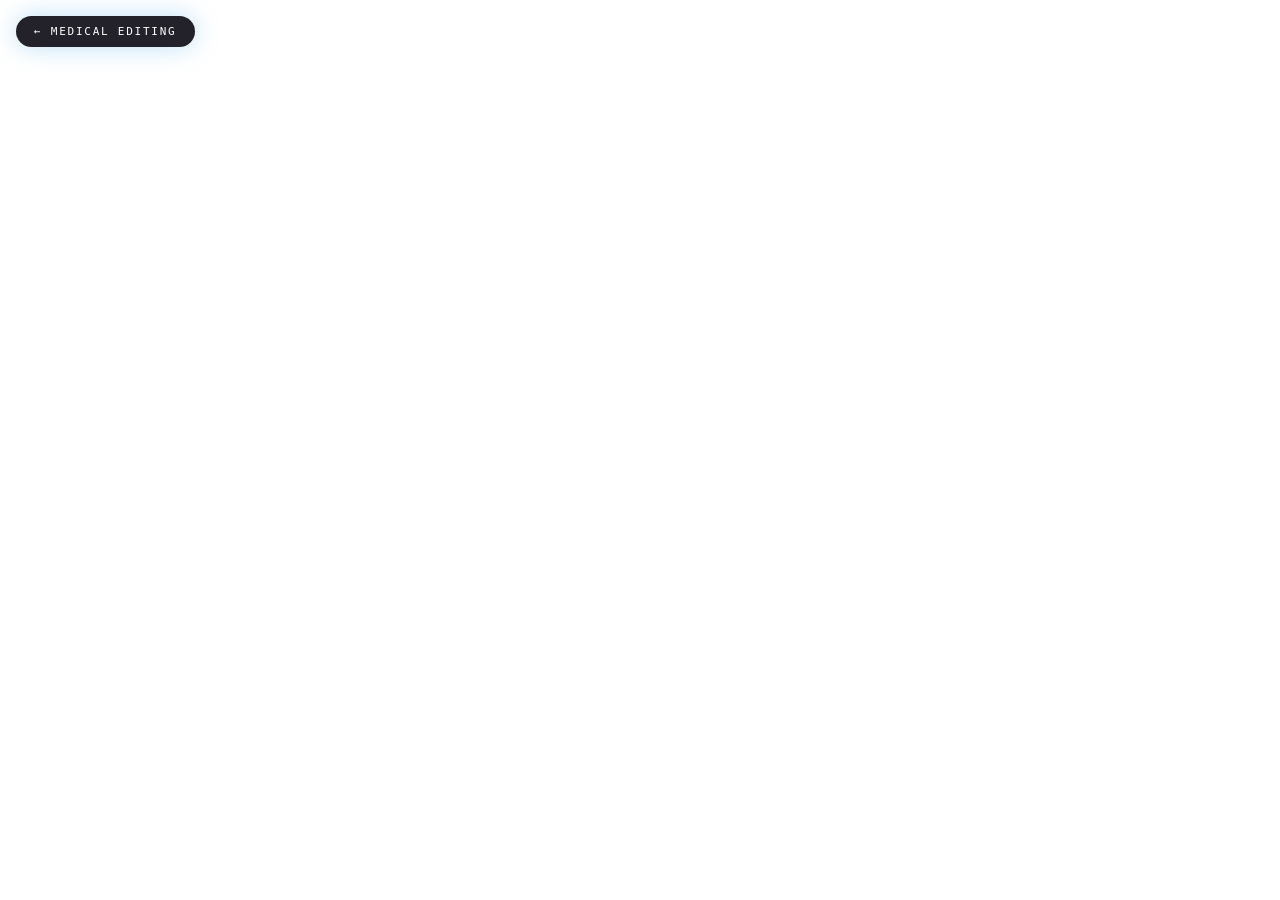
<file: candidati.html>
<!DOCTYPE html>
<html lang="it">
  <head>
    <meta charset="utf-8">
    <meta name="viewport" content="width=device-width, initial-scale=1.0, maximum-scale=1.0, user-scalable=0">
    <title>Candidati · Medical Editing</title>
    <meta name="description" content="Modulo di candidatura per lavorare con Medical Editing: tre minuti di domande per capire se possiamo esserti utili.">
    <meta name="robots" content="noindex,follow">
    <link rel="icon" href="img/favicon.svg" type="image/svg+xml">
    <script async src="https://tally.so/widgets/embed.js"></script>
    <style type="text/css">
      /* il modulo Tally ha testo scuro: la pagina resta chiara, altrimenti è illeggibile */
        html { margin: 0; height: 100%; overflow: hidden; background: #ffffff; }
      body { margin: 0; height: 100%; background: #ffffff !important; }
      iframe { position: absolute; top: 0; right: 0; bottom: 0; left: 0; border: 0; }

      /* rientro al sito, in alto a sinistra sopra il modulo */
      .torna {
        position: fixed;
        z-index: 10;
        top: 16px;
        left: 16px;
        display: inline-flex;
        align-items: center;
        gap: 8px;
        padding: 10px 18px;
        border-radius: 999px;
        background: rgba(12, 10, 20, 0.9);
        color: #fff;
        font: 500 11px/1 ui-monospace, monospace;
        letter-spacing: 0.16em;
        text-transform: uppercase;
        text-decoration: none;
        box-shadow: 0 0 24px rgba(70, 165, 230, 0.35);
      }
    </style>
  </head>
  <body>
    <a class="torna" href="index.html">← Medical Editing</a>
    <iframe
      data-tally-src="https://tally.so/r/J9jNEK?transparentBackground=1"
      src="https://tally.so/r/J9jNEK?transparentBackground=1"
      width="100%" height="100%" frameborder="0" marginheight="0" marginwidth="0"
      title="Candidati · Medical Editing"></iframe>
  </body>
</html>
</file>
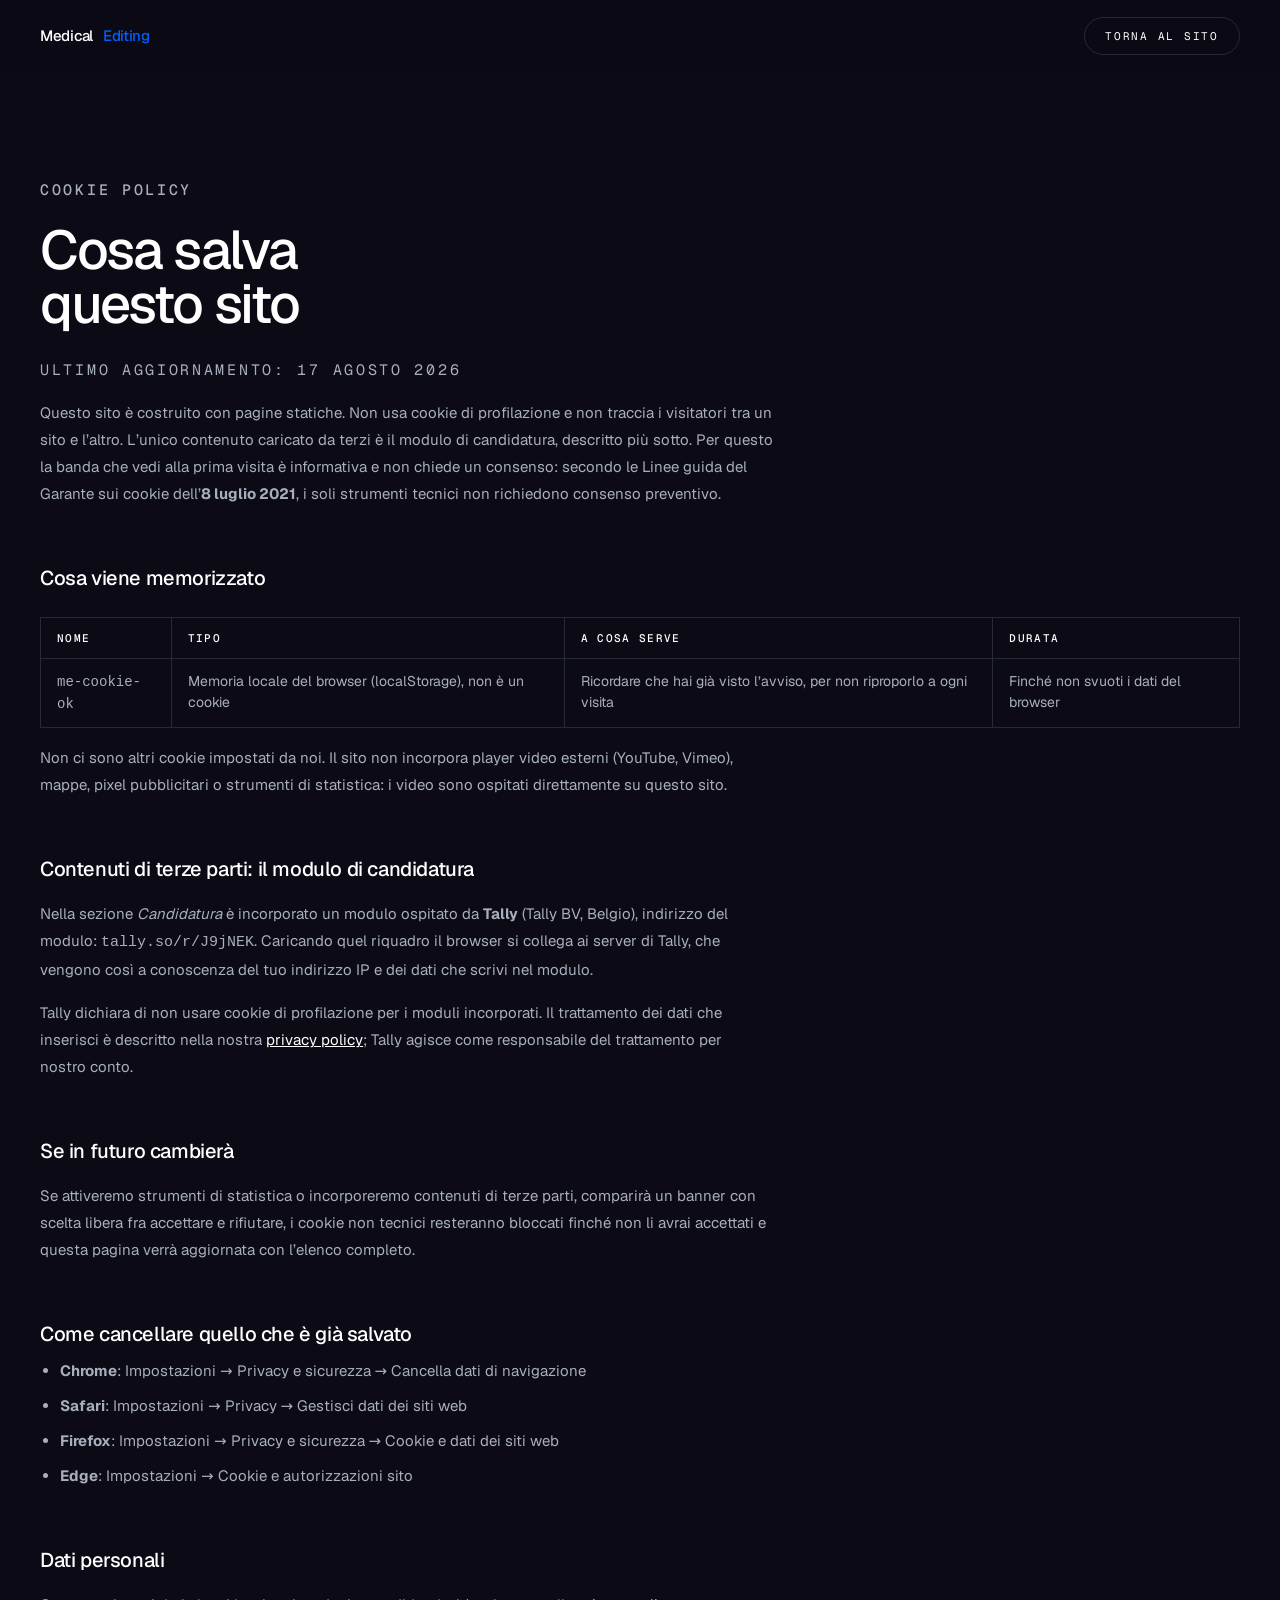
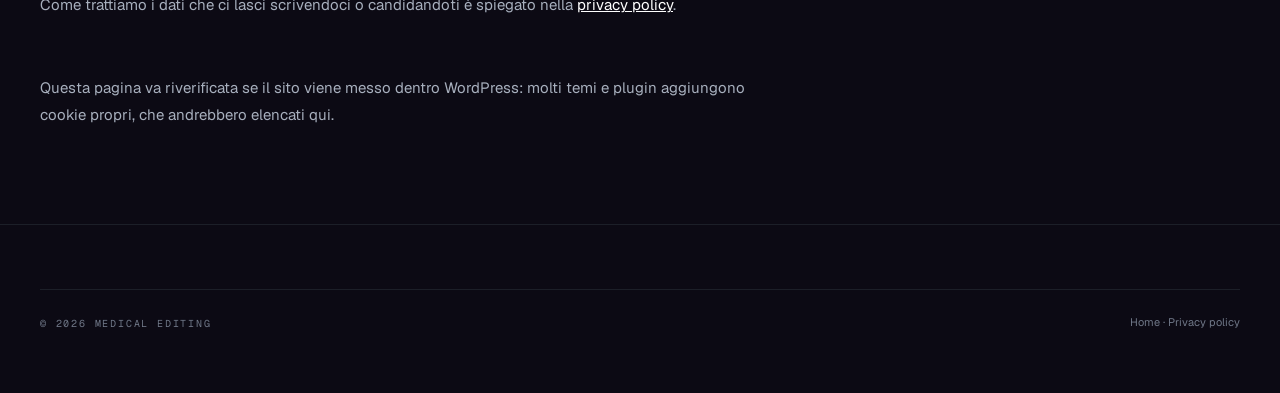
<file: cookie.html>
<!doctype html>
<html lang="it">
  <head>
    <meta charset="utf-8" />
    <meta name="viewport" content="width=device-width, initial-scale=1" />
    <meta name="theme-color" content="#0c0a14" />
    <title>Cookie policy | Medical Editing</title>
    <meta name="description" content="Quali cookie e strumenti di memorizzazione usa il sito di Medical Editing e come gestirli." />
    <meta name="robots" content="index,follow" />
    <link rel="canonical" href="https://www.medicalediting.it/cookie.html" />
    <link rel="icon" href="img/favicon.svg" type="image/svg+xml" />
    <link rel="stylesheet" href="assets/css/style.css" />
  </head>

  <body>
    <header class="nav" id="nav" data-open="false" data-scrolled="true">
      <div class="wrap nav__bar">
        <a class="logo" href="index.html"><span>Medical</span><span class="cream">Editing</span></a>
        <a class="btn btn--ghost btn--sm" href="index.html">Torna al sito</a>
      </div>
    </header>

    <main class="wrap legal">
      <p class="eyebrow" style="margin-bottom: 20px">Cookie policy</p>
      <h1>Cosa salva<br />questo sito</h1>
      <p class="meta" style="margin-top: 24px">Ultimo aggiornamento: 17 agosto 2026</p>

      <p>
        Questo sito è costruito con pagine statiche. Non usa cookie di profilazione e non traccia i
        visitatori tra un sito e l&rsquo;altro. L&rsquo;unico contenuto caricato da terzi è il modulo
        di candidatura, descritto più sotto. Per questo la banda che vedi alla prima visita è
        informativa e non chiede un consenso: secondo le Linee guida del Garante sui cookie
        dell&rsquo;<strong>8 luglio 2021</strong>, i soli strumenti tecnici non richiedono consenso
        preventivo.
      </p>

      <h2>Cosa viene memorizzato</h2>
      <div class="legal__wrap">
        <table>
          <thead>
            <tr>
              <th>Nome</th>
              <th>Tipo</th>
              <th>A cosa serve</th>
              <th>Durata</th>
            </tr>
          </thead>
          <tbody>
            <tr>
              <td><code>me-cookie-ok</code></td>
              <td>Memoria locale del browser (localStorage), non è un cookie</td>
              <td>Ricordare che hai già visto l&rsquo;avviso, per non riproporlo a ogni visita</td>
              <td>Finché non svuoti i dati del browser</td>
            </tr>
          </tbody>
        </table>
      </div>

      <p>
        Non ci sono altri cookie impostati da noi. Il sito non incorpora player video esterni
        (YouTube, Vimeo), mappe, pixel pubblicitari o strumenti di statistica: i video sono ospitati
        direttamente su questo sito.
      </p>

      <h2>Contenuti di terze parti: il modulo di candidatura</h2>
      <p>
        Nella sezione <em>Candidatura</em> è incorporato un modulo ospitato da
        <strong>Tally</strong> (Tally BV, Belgio), indirizzo del modulo:
        <code>tally.so/r/J9jNEK</code>. Caricando quel riquadro il browser si collega ai server di
        Tally, che vengono così a conoscenza del tuo indirizzo IP e dei dati che scrivi nel modulo.
      </p>
      <p>
        Tally dichiara di non usare cookie di profilazione per i moduli incorporati. Il trattamento
        dei dati che inserisci è descritto nella nostra
        <a href="privacy.html" style="color: var(--bone); text-decoration: underline">privacy policy</a>;
        Tally agisce come responsabile del trattamento per nostro conto.
      </p>

      <h2>Se in futuro cambierà</h2>
      <p>
        Se attiveremo strumenti di statistica o incorporeremo contenuti di terze parti, comparirà un
        banner con scelta libera fra accettare e rifiutare, i cookie non tecnici resteranno bloccati
        finché non li avrai accettati e questa pagina verrà aggiornata con l&rsquo;elenco completo.
      </p>

      <h2>Come cancellare quello che è già salvato</h2>
      <ul>
        <li><strong>Chrome</strong>: Impostazioni → Privacy e sicurezza → Cancella dati di navigazione</li>
        <li><strong>Safari</strong>: Impostazioni → Privacy → Gestisci dati dei siti web</li>
        <li><strong>Firefox</strong>: Impostazioni → Privacy e sicurezza → Cookie e dati dei siti web</li>
        <li><strong>Edge</strong>: Impostazioni → Cookie e autorizzazioni sito</li>
      </ul>

      <h2>Dati personali</h2>
      <p>
        Come trattiamo i dati che ci lasci scrivendoci o candidandoti è spiegato nella
        <a href="privacy.html" style="color: var(--bone); text-decoration: underline">privacy policy</a>.
      </p>

      <p class="fine" style="margin-top: 56px">
        Questa pagina va riverificata se il sito viene messo dentro WordPress: molti temi e plugin
        aggiungono cookie propri, che andrebbero elencati qui.
      </p>
    </main>

    <footer class="footer">
      <div class="wrap">
        <div class="footer__bottom" style="margin-top: 0">
          <p class="meta">© 2026 Medical Editing</p>
          <p><a href="index.html">Home</a> · <a href="privacy.html">Privacy policy</a></p>
        </div>
      </div>
    </footer>
  </body>
</html>
</file>
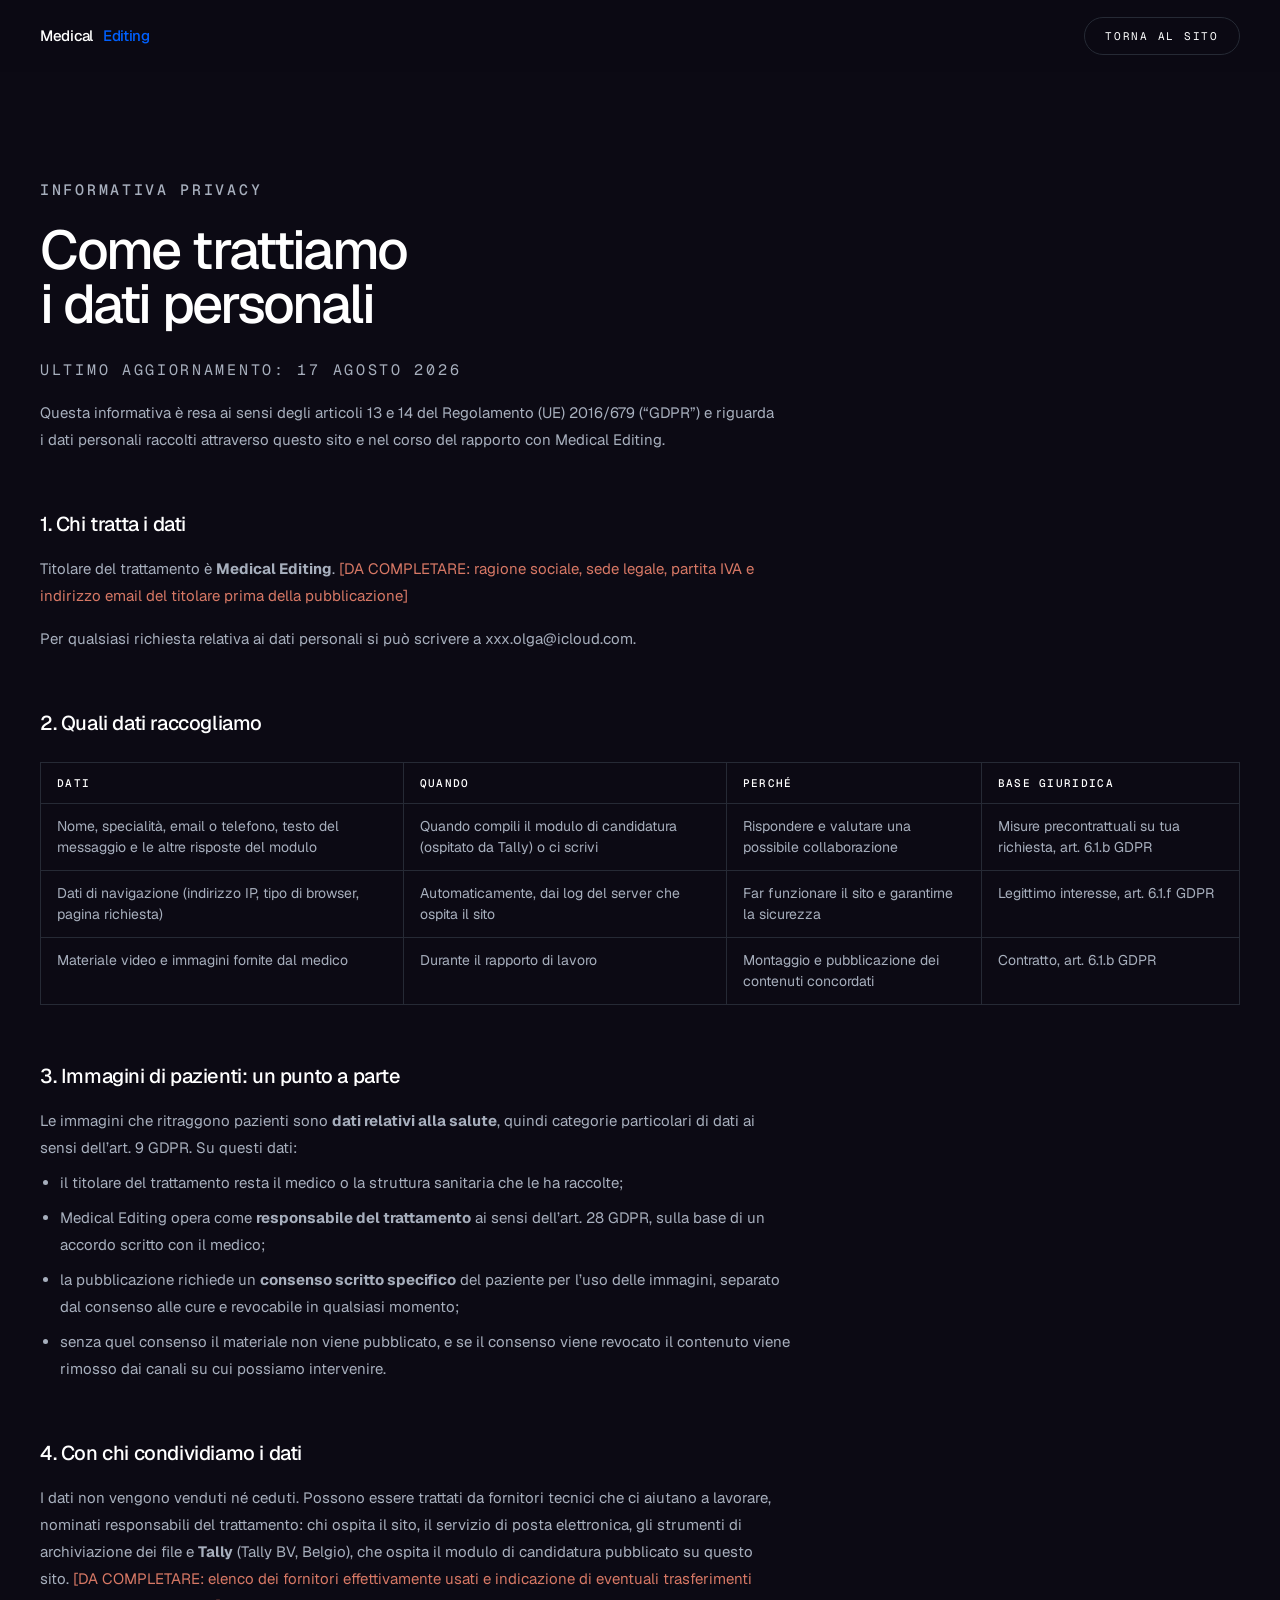
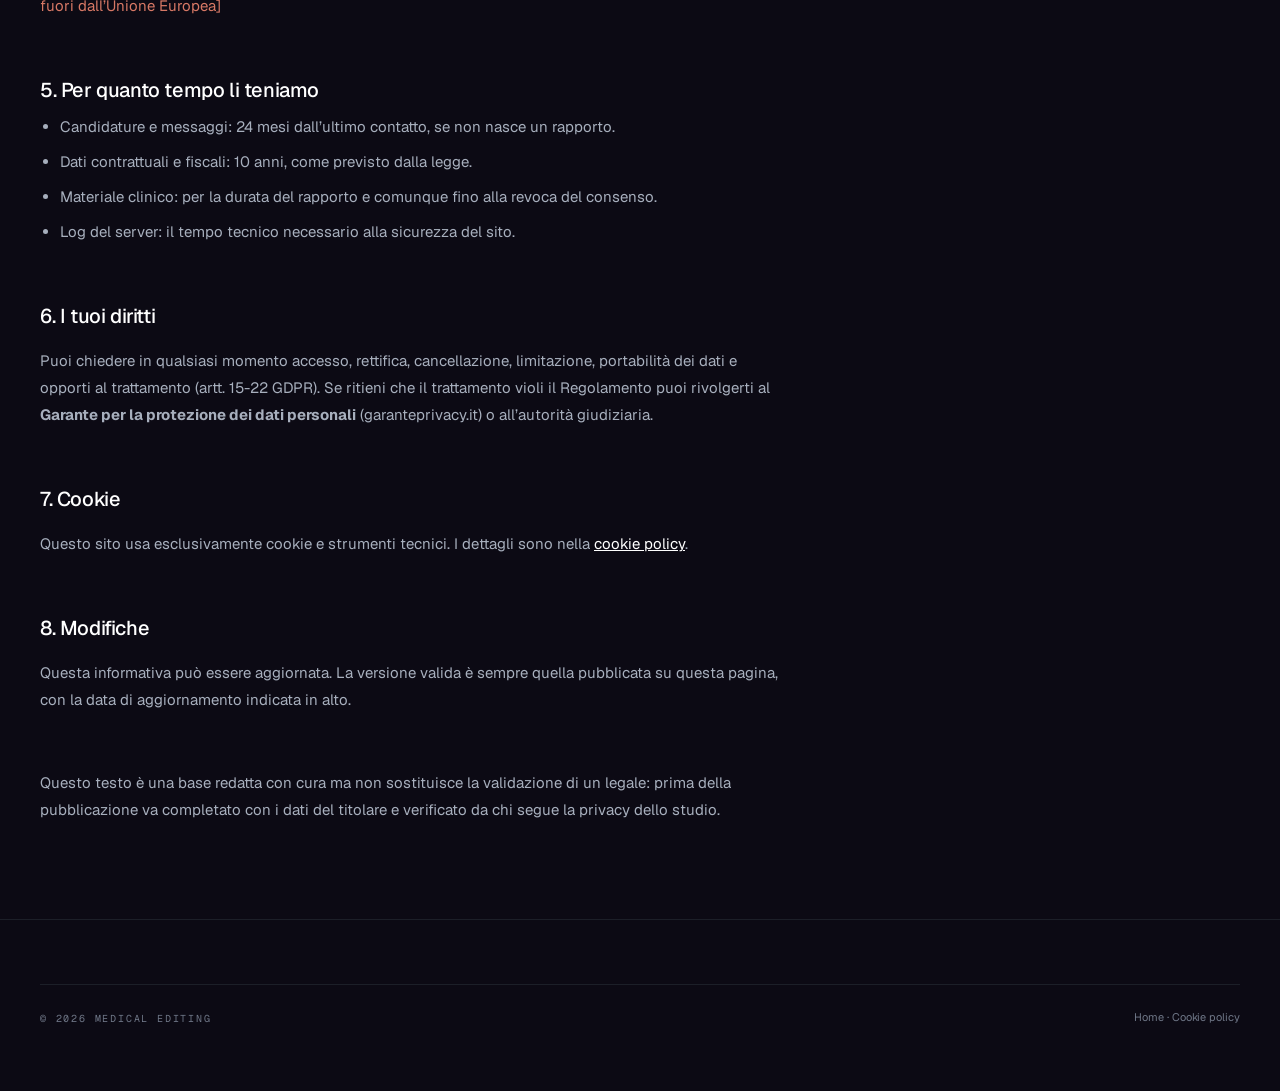
<file: privacy.html>
<!doctype html>
<html lang="it">
  <head>
    <meta charset="utf-8" />
    <meta name="viewport" content="width=device-width, initial-scale=1" />
    <meta name="theme-color" content="#0c0a14" />
    <title>Privacy policy | Medical Editing</title>
    <meta name="description" content="Informativa sul trattamento dei dati personali di Medical Editing, ai sensi degli artt. 13 e 14 del Regolamento UE 2016/679 (GDPR)." />
    <meta name="robots" content="index,follow" />
    <link rel="canonical" href="https://www.medicalediting.it/privacy.html" />
    <link rel="icon" href="img/favicon.svg" type="image/svg+xml" />
    <link rel="stylesheet" href="assets/css/style.css" />
  </head>

  <body>
    <header class="nav" id="nav" data-open="false" data-scrolled="true">
      <div class="wrap nav__bar">
        <a class="logo" href="index.html"><span>Medical</span><span class="cream">Editing</span></a>
        <a class="btn btn--ghost btn--sm" href="index.html">Torna al sito</a>
      </div>
    </header>

    <main class="wrap legal">
      <p class="eyebrow" style="margin-bottom: 20px">Informativa privacy</p>
      <h1>Come trattiamo<br />i dati personali</h1>
      <p class="meta" style="margin-top: 24px">Ultimo aggiornamento: 17 agosto 2026</p>

      <p>
        Questa informativa è resa ai sensi degli articoli 13 e 14 del Regolamento (UE) 2016/679
        (&ldquo;GDPR&rdquo;) e riguarda i dati personali raccolti attraverso questo sito e nel corso
        del rapporto con Medical Editing.
      </p>

      <h2>1. Chi tratta i dati</h2>
      <p>
        Titolare del trattamento è <strong>Medical Editing</strong>.
        <mark style="background: none; color: var(--accent-2)"
          >[DA COMPLETARE: ragione sociale, sede legale, partita IVA e indirizzo email del titolare
          prima della pubblicazione]</mark
        >
      </p>
      <p>Per qualsiasi richiesta relativa ai dati personali si può scrivere a xxx.olga@icloud.com.</p>

      <h2>2. Quali dati raccogliamo</h2>
      <div class="legal__wrap">
        <table>
          <thead>
            <tr>
              <th>Dati</th>
              <th>Quando</th>
              <th>Perché</th>
              <th>Base giuridica</th>
            </tr>
          </thead>
          <tbody>
            <tr>
              <td>Nome, specialità, email o telefono, testo del messaggio e le altre risposte del modulo</td>
              <td>Quando compili il modulo di candidatura (ospitato da Tally) o ci scrivi</td>
              <td>Rispondere e valutare una possibile collaborazione</td>
              <td>Misure precontrattuali su tua richiesta, art. 6.1.b GDPR</td>
            </tr>
            <tr>
              <td>Dati di navigazione (indirizzo IP, tipo di browser, pagina richiesta)</td>
              <td>Automaticamente, dai log del server che ospita il sito</td>
              <td>Far funzionare il sito e garantirne la sicurezza</td>
              <td>Legittimo interesse, art. 6.1.f GDPR</td>
            </tr>
            <tr>
              <td>Materiale video e immagini fornite dal medico</td>
              <td>Durante il rapporto di lavoro</td>
              <td>Montaggio e pubblicazione dei contenuti concordati</td>
              <td>Contratto, art. 6.1.b GDPR</td>
            </tr>
          </tbody>
        </table>
      </div>

      <h2>3. Immagini di pazienti: un punto a parte</h2>
      <p>
        Le immagini che ritraggono pazienti sono <strong>dati relativi alla salute</strong>, quindi
        categorie particolari di dati ai sensi dell&rsquo;art. 9 GDPR. Su questi dati:
      </p>
      <ul>
        <li>
          il titolare del trattamento resta il medico o la struttura sanitaria che le ha raccolte;
        </li>
        <li>
          Medical Editing opera come <strong>responsabile del trattamento</strong> ai sensi
          dell&rsquo;art. 28 GDPR, sulla base di un accordo scritto con il medico;
        </li>
        <li>
          la pubblicazione richiede un <strong>consenso scritto specifico</strong> del paziente per
          l&rsquo;uso delle immagini, separato dal consenso alle cure e revocabile in qualsiasi
          momento;
        </li>
        <li>
          senza quel consenso il materiale non viene pubblicato, e se il consenso viene revocato il
          contenuto viene rimosso dai canali su cui possiamo intervenire.
        </li>
      </ul>

      <h2>4. Con chi condividiamo i dati</h2>
      <p>
        I dati non vengono venduti né ceduti. Possono essere trattati da fornitori tecnici che ci
        aiutano a lavorare, nominati responsabili del trattamento: chi ospita il sito, il servizio di
        posta elettronica, gli strumenti di archiviazione dei file e <strong>Tally</strong> (Tally BV,
        Belgio), che ospita il modulo di candidatura pubblicato su questo sito.
        <mark style="background: none; color: var(--accent-2)"
          >[DA COMPLETARE: elenco dei fornitori effettivamente usati e indicazione di eventuali
          trasferimenti fuori dall&rsquo;Unione Europea]</mark
        >
      </p>

      <h2>5. Per quanto tempo li teniamo</h2>
      <ul>
        <li>Candidature e messaggi: 24 mesi dall&rsquo;ultimo contatto, se non nasce un rapporto.</li>
        <li>Dati contrattuali e fiscali: 10 anni, come previsto dalla legge.</li>
        <li>Materiale clinico: per la durata del rapporto e comunque fino alla revoca del consenso.</li>
        <li>Log del server: il tempo tecnico necessario alla sicurezza del sito.</li>
      </ul>

      <h2>6. I tuoi diritti</h2>
      <p>
        Puoi chiedere in qualsiasi momento accesso, rettifica, cancellazione, limitazione,
        portabilità dei dati e opporti al trattamento (artt. 15-22 GDPR). Se ritieni che il
        trattamento violi il Regolamento puoi rivolgerti al
        <strong>Garante per la protezione dei dati personali</strong> (garanteprivacy.it) o
        all&rsquo;autorità giudiziaria.
      </p>

      <h2>7. Cookie</h2>
      <p>
        Questo sito usa esclusivamente cookie e strumenti tecnici. I dettagli sono nella
        <a href="cookie.html" style="color: var(--bone); text-decoration: underline">cookie policy</a>.
      </p>

      <h2>8. Modifiche</h2>
      <p>
        Questa informativa può essere aggiornata. La versione valida è sempre quella pubblicata su
        questa pagina, con la data di aggiornamento indicata in alto.
      </p>

      <p class="fine" style="margin-top: 56px">
        Questo testo è una base redatta con cura ma non sostituisce la validazione di un legale:
        prima della pubblicazione va completato con i dati del titolare e verificato da chi segue la
        privacy dello studio.
      </p>
    </main>

    <footer class="footer">
      <div class="wrap">
        <div class="footer__bottom" style="margin-top: 0">
          <p class="meta">© 2026 Medical Editing</p>
          <p><a href="index.html">Home</a> · <a href="cookie.html">Cookie policy</a></p>
        </div>
      </div>
    </footer>
  </body>
</html>
</file>
<file: assets/css/style.css>
/* ============================================================
   MEDICAL EDITING — foglio di stile unico
   Font: Geist Sans + Geist Mono, caricati da assets/fonts (nessun Google Fonts)
   Palette: presa dal grading dei reel del brand
   ============================================================ */

@font-face {
  font-family: 'Geist';
  font-style: normal;
  font-display: swap;
  font-weight: 100 900;
  src: url('../fonts/geist-latin-wght-normal.woff2') format('woff2-variations');
  unicode-range: U+0000-00FF, U+0131, U+0152-0153, U+02BB-02BC, U+02C6, U+02DA, U+02DC,
    U+2000-206F, U+2074, U+20AC, U+2122, U+2191, U+2193, U+2212, U+2215, U+FEFF, U+FFFD;
}
@font-face {
  font-family: 'Geist';
  font-style: normal;
  font-display: swap;
  font-weight: 100 900;
  src: url('../fonts/geist-latin-ext-wght-normal.woff2') format('woff2-variations');
  unicode-range: U+0100-02AF, U+0300-0301, U+0303-0304, U+0308-0309, U+0323, U+0329, U+1E00-1EFF,
    U+2020, U+20A0-20AB, U+20AD-20C0, U+2113, U+2C60-2C7F, U+A720-A7FF;
}
@font-face {
  font-family: 'Geist Mono';
  font-style: normal;
  font-display: swap;
  font-weight: 100 900;
  src: url('../fonts/geist-mono-latin-wght-normal.woff2') format('woff2-variations');
  unicode-range: U+0000-00FF, U+0131, U+0152-0153, U+02BB-02BC, U+02C6, U+02DA, U+02DC,
    U+2000-206F, U+2074, U+20AC, U+2122, U+2191, U+2193, U+2212, U+2215, U+FEFF, U+FFFD;
}
@font-face {
  font-family: 'Geist Mono';
  font-style: normal;
  font-display: swap;
  font-weight: 100 900;
  src: url('../fonts/geist-mono-latin-ext-wght-normal.woff2') format('woff2-variations');
  unicode-range: U+0100-02AF, U+0300-0301, U+0303-0304, U+0308-0309, U+0323, U+0329, U+1E00-1EFF,
    U+2020, U+20A0-20AB, U+20AD-20C0, U+2113, U+2C60-2C7F, U+A720-A7FF;
}

:root {
  /* Palette presa dal sito originale medicaledit.instawp.co (kit Elementor) */
  --ink: #0c0a14;      /* fondo pagina */
  --ink-2: #111215;    /* pannelli */
  --ink-3: #151921;    /* pannelli alternati */
  --line: #262a35;
  --line-soft: #1c1f28;
  --bone: #ffffff;     /* titoli */
  --accent: #0060ff;   /* blu del brand */
  --accent-2: #d77865; /* rame, usato con parsimonia */
  --mute: #a7afbd;     /* testo corrente */
  --mute-2: #6f7787;

  --sans: 'Geist', ui-sans-serif, system-ui, -apple-system, sans-serif;
  --mono: 'Geist Mono', ui-monospace, 'SF Mono', monospace;

  --wrap: 1320px;
  --pad: 24px;
  --section: 136px;
}

@media (min-width: 768px) {
  :root {
    --pad: 40px;
  }
}

*,
*::before,
*::after {
  box-sizing: border-box;
}

html {
  scroll-behavior: smooth;
  background: var(--ink);
}

body {
  margin: 0;
  background: var(--ink);
  color: var(--bone);
  font-family: var(--sans);
  font-size: 16px;
  line-height: 1.5;
  font-synthesis-weight: none;
  -webkit-font-smoothing: antialiased;
  text-rendering: optimizeLegibility;
  overflow-x: hidden;
}

img,
video {
  display: block;
  max-width: 100%;
}

a {
  color: inherit;
  text-decoration: none;
}

button {
  font: inherit;
  color: inherit;
  background: none;
  border: 0;
  padding: 0;
}

::selection {
  background: var(--accent);
  color: #fff;
}

:focus-visible {
  outline: 2px solid var(--accent);
  outline-offset: 3px;
  border-radius: 2px;
}

h1,
h2,
h3 {
  margin: 0;
  text-wrap: balance;
  font-weight: 500;
}

p {
  margin: 0;
  text-wrap: pretty;
}

ul,
ol {
  margin: 0;
  padding: 0;
  list-style: none;
}

.wrap {
  width: 100%;
  max-width: var(--wrap);
  margin-inline: auto;
  padding-inline: var(--pad);
}

.section {
  padding-block: var(--section);
  border-top: 1px solid var(--line-soft);
}

.section--alt {
  background: var(--ink-2);
}

/* --- tipografia ricorrente --- */

.display {
  font-weight: 500;
  letter-spacing: -0.035em;
  line-height: 0.95;
}

.eyebrow {
  font-family: var(--mono);
  font-size: 11px;
  font-weight: 500;
  letter-spacing: 0.18em;
  text-transform: uppercase;
  color: var(--accent);
}

.lede {
  font-size: 15px;
  line-height: 1.75;
  color: var(--mute);
  max-width: 46ch;
}

.meta {
  font-family: var(--mono);
  font-size: 10px;
  letter-spacing: 0.18em;
  text-transform: uppercase;
  color: var(--mute-2);
}

.cream {
  color: var(--accent);
}

.fine {
  font-size: 13px;
  line-height: 1.7;
  color: var(--mute-2);
  max-width: 70ch;
}

/* --- pulsanti --- */

.btn {
  display: inline-block;
  cursor: pointer;
  border-radius: 999px;
  padding: 16px 28px;
  font-family: var(--mono);
  font-size: 11px;
  letter-spacing: 0.16em;
  text-transform: uppercase;
  transition:
    transform 0.3s ease,
    background-color 0.3s ease,
    border-color 0.3s ease,
    color 0.3s ease;
}

.btn--solid {
  background: var(--accent);
  color: #fff;
}

.btn--solid:hover {
  transform: translateY(-2px);
}

.btn--ghost {
  border: 1px solid var(--line);
  color: var(--bone);
}

.btn--ghost:hover {
  border-color: var(--bone);
}

.btn--sm {
  padding: 10px 20px;
}

/* ============================================================
   Barra in alto
   ============================================================ */

.nav {
  position: fixed;
  inset: 0 0 auto 0;
  z-index: 50;
  transition: background-color 0.5s ease;
}

.nav[data-scrolled='true'],
.nav[data-open='true'] {
  background: rgba(12, 10, 20, 0.82);
  backdrop-filter: blur(18px);
  -webkit-backdrop-filter: blur(18px);
}

.nav__bar {
  display: flex;
  align-items: center;
  justify-content: space-between;
  height: 72px;
}

.logo {
  display: flex;
  align-items: baseline;
  gap: 10px;
  font-size: 15px;
  font-weight: 500;
  letter-spacing: -0.02em;
}

.nav__links {
  display: none;
  gap: 36px;
}

.nav__links a {
  font-family: var(--mono);
  font-size: 11px;
  letter-spacing: 0.16em;
  text-transform: uppercase;
  color: var(--mute);
  padding-block: 8px;
  transition: color 0.2s ease;
}

.nav__links a:hover {
  color: var(--bone);
}

.nav__right {
  display: flex;
  align-items: center;
  gap: 12px;
}

.nav__cta {
  display: none;
}

.nav__cta:hover {
  background: var(--accent);
  border-color: var(--accent);
  color: #fff;
}

.burger {
  width: 44px;
  height: 44px;
  display: grid;
  place-items: center;
  border: 1px solid var(--line);
  border-radius: 999px;
  cursor: pointer;
  transition: border-color 0.2s ease;
}

.burger:hover {
  border-color: var(--accent);
}

.burger span {
  position: relative;
  display: block;
  width: 16px;
  height: 12px;
}

.burger span::before,
.burger span::after {
  content: '';
  position: absolute;
  left: 0;
  width: 16px;
  height: 1px;
  background: currentColor;
  transition: transform 0.3s ease;
}

.burger span::before {
  top: 0;
}

.burger span::after {
  top: 12px;
}

.nav[data-open='true'] .burger span::before {
  transform: translateY(6px) rotate(45deg);
}

.nav[data-open='true'] .burger span::after {
  transform: translateY(-6px) rotate(-45deg);
}

.progress {
  height: 1px;
  background: rgba(0, 96, 255, 0.85);
  transform-origin: left;
  transform: scaleX(0);
}

.menu {
  display: none;
  border-top: 1px solid var(--line-soft);
  background: var(--ink);
  padding-bottom: 40px;
}

.nav[data-open='true'] .menu {
  display: block;
}

.menu a {
  display: block;
  padding-block: 20px;
  font-size: 24px;
  letter-spacing: -0.03em;
  border-bottom: 1px solid var(--line-soft);
}

.menu .btn {
  display: block;
  margin-top: 32px;
  text-align: center;
}

@media (min-width: 768px) {
  .nav__links,
  .nav__cta {
    display: flex;
  }

  .burger {
    display: none;
  }

  .menu {
    display: none !important;
  }
}

/* ============================================================
   Hero
   ============================================================ */

.hero {
  position: relative;
  min-height: 100svh;
  overflow: hidden;
}

.hero__media {
  position: absolute;
  inset: 0;
  overflow: hidden;
}

.hero__media video {
  width: 100%;
  height: 100%;
  object-fit: cover;
  transform: scale(1.04);
  opacity: 0.42;
}

.hero__media::after {
  content: '';
  position: absolute;
  inset: -50%;
  pointer-events: none;
  opacity: 0.045;
  background-image: url("data:image/svg+xml,%3Csvg xmlns='http://www.w3.org/2000/svg' width='140' height='140'%3E%3Cfilter id='n'%3E%3CfeTurbulence type='fractalNoise' baseFrequency='0.85' numOctaves='3'/%3E%3C/filter%3E%3Crect width='140' height='140' filter='url(%23n)'/%3E%3C/svg%3E");
}

.hero__veil {
  position: absolute;
  inset: 0;
  background: radial-gradient(
    120% 90% at 70% 20%,
    transparent 0%,
    rgba(12, 10, 20, 0.72) 55%,
    rgba(12, 10, 20, 0.97) 100%
  );
}

.hero__fade {
  position: absolute;
  inset: auto 0 0 0;
  height: 256px;
  background: linear-gradient(to top, var(--ink), transparent);
}

.hero__inner {
  position: relative;
  display: flex;
  flex-direction: column;
  justify-content: flex-end;
  min-height: 100svh;
  padding-top: 112px;
  padding-bottom: 96px;
}

.hero h1 {
  font-size: clamp(2.3rem, 5.6vw, 5rem);
  max-width: 19ch;
}

.hero h1 span {
  display: block;
}

.hero__foot {
  display: flex;
  flex-direction: column;
  gap: 28px;
  margin-top: 40px;
  padding-top: 28px;
  border-top: 1px solid var(--line-soft);
}

.hero__actions {
  display: flex;
  flex-wrap: wrap;
  gap: 12px;
}

@media (min-width: 768px) {
  .hero__foot {
    flex-direction: row;
    align-items: flex-end;
    justify-content: space-between;
  }
}

/* marquee */

.marquee {
  position: absolute;
  inset: auto 0 0 0;
  overflow: hidden;
  border-top: 1px solid var(--line-soft);
  background: rgba(12, 10, 20, 0.6);
  padding-block: 12px;
}

.marquee__track {
  display: flex;
  width: max-content;
  gap: 40px;
  white-space: nowrap;
  animation: drift 46s linear infinite;
}

.marquee span {
  display: flex;
  align-items: center;
  gap: 40px;
  font-family: var(--mono);
  font-size: 10px;
  letter-spacing: 0.28em;
  text-transform: uppercase;
  color: var(--mute-2);
}

.marquee span::after {
  content: '';
  width: 4px;
  height: 4px;
  border-radius: 999px;
  background: rgba(0, 96, 255, 0.6);
}

@keyframes drift {
  to {
    transform: translate3d(-50%, 0, 0);
  }
}

/* ============================================================
   Griglie di testo
   ============================================================ */

.split {
  display: grid;
  gap: 56px;
}

@media (min-width: 768px) {
  .split {
    grid-template-columns: minmax(0, 42%) minmax(0, 1fr);
    gap: 80px;
  }

  .split--faq {
    grid-template-columns: minmax(0, 26%) minmax(0, 1fr);
  }

  .split--founder {
    grid-template-columns: minmax(0, 38%) minmax(0, 1fr);
    align-items: center;
  }

  .split--half {
    grid-template-columns: 1fr 1fr;
  }
}

.h2 {
  font-size: clamp(2.1rem, 4.6vw, 4rem);
  letter-spacing: -0.035em;
  line-height: 0.95;
}

.h2--small {
  font-size: clamp(2.1rem, 4vw, 3.4rem);
}

.stack {
  display: flex;
  flex-direction: column;
  gap: 24px;
}

.body {
  font-size: 15px;
  line-height: 1.8;
  color: var(--mute);
  max-width: 62ch;
}

.head {
  display: flex;
  flex-direction: column;
  gap: 24px;
  margin-bottom: 64px;
}

@media (min-width: 768px) {
  .head {
    flex-direction: row;
    align-items: flex-end;
    justify-content: space-between;
  }
}

/* schede a filo (identità, conformità) */

.cards {
  display: grid;
  gap: 1px;
  background: var(--line-soft);
  border: 1px solid var(--line-soft);
  margin-top: 80px;
}

.cards--rule {
  background: var(--line);
  border-color: var(--line);
  margin-top: 0;
}

@media (min-width: 768px) {
  .cards {
    grid-template-columns: repeat(3, 1fr);
  }
}

.card {
  background: var(--ink);
  padding: 32px;
  display: flex;
  flex-direction: column;
  justify-content: space-between;
  gap: 32px;
}

.cards--rule .card {
  background: var(--ink-2);
}

@media (min-width: 768px) {
  .card {
    padding: 40px;
  }
}

.card h3 {
  font-size: 20px;
  letter-spacing: -0.025em;
  margin-top: 24px;
}

.cards--rule .card h3 {
  margin-top: 0;
}

.card p {
  font-size: 14px;
  line-height: 1.75;
  color: var(--mute);
  margin-top: 16px;
}

.card__num {
  font-family: var(--mono);
  font-size: 10px;
  letter-spacing: 0.2em;
  color: var(--accent);
}

.card__ref {
  font-family: var(--mono);
  font-size: 10px;
  line-height: 1.6;
  letter-spacing: 0.14em;
  text-transform: uppercase;
  color: var(--accent);
}

/* tre punti del problema */

.points {
  display: grid;
  gap: 40px;
  margin-top: 80px;
}

@media (min-width: 768px) {
  .points {
    grid-template-columns: repeat(3, 1fr);
    gap: 32px;
  }
}

.points li {
  border-top: 1px solid var(--line);
  padding-top: 24px;
}

.points h3 {
  font-size: 18px;
  letter-spacing: -0.02em;
  margin-top: 16px;
}

.points p {
  font-size: 14px;
  line-height: 1.7;
  color: var(--mute);
  margin-top: 12px;
  max-width: 38ch;
}

/* metodo */

.steps li {
  display: grid;
  gap: 24px;
  border-top: 1px solid var(--line);
  padding-block: 40px;
}

@media (min-width: 768px) {
  .steps li {
    grid-template-columns: auto minmax(0, 22%) minmax(0, 1fr) auto;
    align-items: baseline;
    gap: 48px;
    padding-block: 48px;
  }
}

.steps__n {
  font-family: var(--mono);
  font-size: 11px;
  letter-spacing: 0.2em;
  color: var(--accent);
}

.steps h3 {
  font-size: clamp(1.7rem, 3vw, 2.4rem);
  letter-spacing: -0.035em;
  line-height: 1;
  transition: color 0.5s ease;
}

.steps li:hover h3 {
  color: var(--accent);
}

.rule {
  height: 1px;
  background: linear-gradient(90deg, var(--line) 0%, var(--line) 60%, transparent 100%);
}

/* ============================================================
   Lavori
   ============================================================ */

.reels {
  display: grid;
  gap: 16px;
}

@media (min-width: 640px) {
  .reels {
    grid-template-columns: repeat(2, 1fr);
  }
}

@media (min-width: 1024px) {
  .reels {
    grid-template-columns: repeat(3, 1fr);
  }
}

.reel {
  display: block;
  width: 100%;
  cursor: pointer;
  text-align: left;
}

.reel__frame {
  position: relative;
  aspect-ratio: 9 / 16;
  overflow: hidden;
  border: 1px solid var(--line-soft);
  border-radius: 2px;
  background: var(--ink-2);
}

.reel__frame img,
.reel__frame video {
  position: absolute;
  inset: 0;
  width: 100%;
  height: 100%;
  object-fit: cover;
}

.reel__frame img {
  transition: transform 0.9s ease;
}

.reel:hover .reel__frame img {
  transform: scale(1.02);
}

.reel__frame video {
  opacity: 0;
  transition: opacity 0.5s ease;
}

.reel:hover .reel__frame video,
.reel:focus-visible .reel__frame video {
  opacity: 1;
}

.reel__play {
  position: absolute;
  inset: 0;
  display: grid;
  place-items: center;
  opacity: 0;
  transition: opacity 0.3s ease;
}

.reel:hover .reel__play,
.reel:focus-visible .reel__play {
  opacity: 1;
}

.reel__play i {
  display: grid;
  place-items: center;
  width: 56px;
  height: 56px;
  border-radius: 999px;
  background: rgba(255, 255, 255, 0.96);
  box-shadow: 0 0 40px rgba(12, 10, 20, 0.6);
}

.reel__play svg {
  width: 16px;
  height: 16px;
  fill: var(--ink);
  transform: translateX(1px);
}

.reel__foot {
  display: flex;
  align-items: baseline;
  justify-content: space-between;
  gap: 16px;
  margin-top: 16px;
  padding-top: 16px;
  border-top: 1px solid var(--line-soft);
}

.reel__kicker {
  font-family: var(--mono);
  font-size: 10px;
  letter-spacing: 0.18em;
  text-transform: uppercase;
  color: var(--accent);
}

.reel__field {
  font-size: 13px;
  color: var(--mute);
  text-align: right;
  transition: color 0.3s ease;
}

.reel:hover .reel__field {
  color: var(--bone);
}

/* lightbox */

.lightbox {
  position: fixed;
  inset: 0;
  z-index: 100;
  display: none;
  align-items: center;
  justify-content: center;
  padding: 16px;
  background: rgba(12, 10, 20, 0.95);
  backdrop-filter: blur(12px);
  -webkit-backdrop-filter: blur(12px);
}

.lightbox[open],
.lightbox[data-open='true'] {
  display: flex;
}

.lightbox__inner {
  position: relative;
  display: flex;
  flex-direction: column;
  gap: 24px;
  width: 100%;
  max-width: 1000px;
  max-height: 100%;
}

.lightbox video {
  max-height: 72svh;
  width: auto;
  max-width: 100%;
  margin-inline: auto;
  border-radius: 2px;
  background: #000;
}

.lightbox__side h3 {
  font-size: 28px;
  letter-spacing: -0.035em;
  line-height: 1.1;
}

.lightbox__side p {
  font-size: 14px;
  line-height: 1.7;
  color: var(--mute);
  margin-top: 16px;
}

.lightbox__close {
  position: absolute;
  top: -8px;
  right: 0;
  width: 44px;
  height: 44px;
  display: grid;
  place-items: center;
  border: 1px solid var(--line);
  border-radius: 999px;
  background: var(--ink);
  cursor: pointer;
  transition: border-color 0.2s ease;
}

.lightbox__close:hover {
  border-color: var(--accent);
}

.lightbox__close svg {
  width: 16px;
  height: 16px;
  stroke: currentColor;
  fill: none;
  stroke-width: 1.5;
}

@media (min-width: 768px) {
  .lightbox {
    padding: 40px;
  }

  .lightbox__inner {
    flex-direction: row;
    align-items: center;
  }

  .lightbox video {
    max-height: 82svh;
  }

  .lightbox__side {
    width: 300px;
    flex-shrink: 0;
  }

  .lightbox__close {
    top: -16px;
    right: -16px;
  }
}

/* ============================================================
   Studio / founder
   ============================================================ */

.portrait {
  position: relative;
  overflow: hidden;
  border-radius: 2px;
  background: var(--ink-2);
}

.portrait img {
  width: 100%;
  height: auto;
}

.portrait::after {
  content: '';
  position: absolute;
  inset: 0;
  background: linear-gradient(to top, rgba(12, 10, 20, 0.8), transparent 60%);
}

figure {
  margin: 0;
}

figcaption {
  display: flex;
  align-items: baseline;
  justify-content: space-between;
  margin-top: 20px;
  padding-top: 16px;
  border-top: 1px solid var(--line-soft);
  font-size: 15px;
}

blockquote {
  margin: 0;
  font-size: clamp(1.25rem, 2vw, 1.7rem);
  line-height: 1.35;
  letter-spacing: -0.035em;
  font-weight: 500;
  max-width: 30ch;
}

/* selezione sì/no */

.fit h3 {
  font-family: var(--mono);
  font-size: 11px;
  letter-spacing: 0.18em;
  text-transform: uppercase;
  margin-bottom: 32px;
}

.fit li {
  display: flex;
  gap: 20px;
  border-top: 1px solid var(--line);
  padding-block: 20px;
  font-size: 15px;
  line-height: 1.6;
}

.fit svg {
  width: 16px;
  height: 16px;
  flex-shrink: 0;
  margin-top: 4px;
  fill: none;
  stroke-width: 1.5;
}

/* ============================================================
   Domande
   ============================================================ */

details {
  border-bottom: 1px solid var(--line-soft);
  padding-block: 24px;
}

details:first-of-type {
  border-top: 1px solid var(--line-soft);
}

summary {
  display: flex;
  align-items: flex-start;
  justify-content: space-between;
  gap: 32px;
  cursor: pointer;
  list-style: none;
  font-size: 18px;
  letter-spacing: -0.02em;
  transition: color 0.2s ease;
}

summary::-webkit-details-marker {
  display: none;
}

summary:hover {
  color: var(--accent);
}

.q {
  display: flex;
  gap: 20px;
}

.q span:first-child {
  font-family: var(--mono);
  font-size: 10px;
  letter-spacing: 0.2em;
  color: var(--mute-2);
  margin-top: 6px;
}

.q span:last-child {
  max-width: 36ch;
}

.sign {
  position: relative;
  width: 12px;
  height: 12px;
  flex-shrink: 0;
  margin-top: 10px;
}

.sign::before,
.sign::after {
  content: '';
  position: absolute;
  background: currentColor;
}

.sign::before {
  left: 0;
  top: 6px;
  width: 12px;
  height: 1px;
}

.sign::after {
  left: 6px;
  top: 0;
  width: 1px;
  height: 12px;
  transition:
    transform 0.3s ease,
    opacity 0.3s ease;
}

details[open] .sign::after {
  transform: rotate(90deg);
  opacity: 0;
}

details p {
  margin-top: 20px;
  font-size: 15px;
  line-height: 1.75;
  color: var(--mute);
  max-width: 68ch;
}

@media (min-width: 768px) {
  summary {
    font-size: 20px;
  }

  details p {
    margin-left: 50px;
  }
}

/* ============================================================
   Candidatura
   ============================================================ */

.apply__links {
  display: flex;
  flex-direction: column;
  gap: 4px;
  margin-top: 48px;
  padding-top: 32px;
  border-top: 1px solid var(--line-soft);
}

.apply__links a {
  padding-block: 8px;
  transition: color 0.2s ease;
}

.apply__links a:first-child {
  font-size: 18px;
  letter-spacing: -0.02em;
}

.apply__links a:hover {
  color: var(--accent);
}

.form {
  display: flex;
  flex-direction: column;
  gap: 32px;
}

.form label {
  display: block;
  margin-bottom: 4px;
}

.form input,
.form textarea {
  width: 100%;
  padding-block: 16px;
  border: 0;
  border-bottom: 1px solid var(--line);
  background: transparent;
  color: var(--bone);
  font-family: var(--sans);
  font-size: 15px;
  transition: border-color 0.2s ease;
}

.form textarea {
  resize: none;
}

.form input::placeholder,
.form textarea::placeholder {
  color: var(--mute-2);
}

.form input:focus,
.form textarea:focus {
  border-color: var(--accent);
  outline: none;
}

.form .btn {
  align-self: flex-start;
}

/* riquadro dove andrà il modulo Tally */

.tally {
  border: 1px dashed var(--line);
  border-radius: 2px;
  padding: 32px;
}

/* ============================================================
   Footer
   ============================================================ */

.footer {
  border-top: 1px solid var(--line-soft);
  padding-block: 64px;
}

.footer__top {
  display: flex;
  flex-direction: column;
  gap: 40px;
}

.footer__links {
  display: flex;
  flex-direction: column;
  gap: 12px;
}

.footer__links a {
  font-family: var(--mono);
  font-size: 11px;
  letter-spacing: 0.16em;
  text-transform: uppercase;
  color: var(--mute);
  transition: color 0.2s ease;
}

.footer__links a:hover {
  color: var(--bone);
}

.footer__bottom {
  display: flex;
  flex-direction: column;
  gap: 12px;
  margin-top: 56px;
  padding-top: 24px;
  border-top: 1px solid var(--line-soft);
}

.footer__bottom p:last-child {
  font-size: 11px;
  line-height: 1.6;
  color: var(--mute-2);
  max-width: 60ch;
}

@media (min-width: 768px) {
  .footer__top {
    flex-direction: row;
    align-items: flex-start;
    justify-content: space-between;
  }

  .footer__bottom {
    flex-direction: row;
    align-items: center;
    justify-content: space-between;
  }
}

/* ============================================================
   Comparsa allo scroll
   ============================================================ */

.reveal {
  opacity: 0;
  transform: translateY(22px);
  transition:
    opacity 0.9s cubic-bezier(0.22, 1, 0.36, 1),
    transform 0.9s cubic-bezier(0.22, 1, 0.36, 1);
}

.reveal[data-shown='true'] {
  opacity: 1;
  transform: none;
}

.skip {
  position: absolute;
  left: -9999px;
}

.skip:focus {
  position: fixed;
  left: 24px;
  top: 24px;
  z-index: 200;
  background: var(--accent);
  color: #fff;
  padding: 12px 20px;
  border-radius: 999px;
  font-family: var(--mono);
  font-size: 11px;
  letter-spacing: 0.16em;
  text-transform: uppercase;
}

@media (prefers-reduced-motion: reduce) {
  html {
    scroll-behavior: auto;
  }

  .reveal {
    opacity: 1;
    transform: none;
    transition: none;
  }

  .marquee__track {
    animation: none;
  }
}

/* ============================================================
   Numeri dello studio + programmi usati
   ============================================================ */

.stats {
  display: grid;
  gap: 1px;
  background: var(--line-soft);
  border-block: 1px solid var(--line-soft);
}

@media (min-width: 640px) {
  .stats {
    grid-template-columns: repeat(3, 1fr);
  }
}

.stats div {
  background: var(--ink);
  padding: 40px var(--pad);
  text-align: center;
}

.stats b {
  display: block;
  font-size: clamp(2.4rem, 5vw, 3.6rem);
  font-weight: 500;
  letter-spacing: -0.04em;
  line-height: 1;
  color: var(--bone);
}

.stats b em {
  font-style: normal;
  color: var(--accent);
}

.stats span {
  display: block;
  margin-top: 12px;
  font-family: var(--mono);
  font-size: 10px;
  letter-spacing: 0.2em;
  text-transform: uppercase;
  color: var(--mute-2);
}

.tools {
  display: flex;
  flex-wrap: wrap;
  align-items: center;
  justify-content: center;
  gap: 40px 56px;
  margin-top: 56px;
}

.tools img {
  height: 26px;
  width: auto;
  opacity: 0.55;
  filter: invert(1) grayscale(1) contrast(1.1);
  transition: opacity 0.3s ease;
}

.tools img:hover {
  opacity: 1;
}

.tools__label {
  text-align: center;
}

/* ============================================================
   Banda cookie + pagine legali
   ============================================================ */

.cookiebar {
  position: fixed;
  z-index: 120;
  left: 16px;
  right: 16px;
  bottom: 16px;
  display: none;
  flex-direction: column;
  gap: 20px;
  max-width: 640px;
  padding: 24px;
  border: 1px solid var(--line);
  border-radius: 4px;
  background: rgba(17, 18, 21, 0.97);
  backdrop-filter: blur(18px);
  -webkit-backdrop-filter: blur(18px);
  box-shadow: 0 20px 60px rgba(0, 0, 0, 0.5);
}

.cookiebar[data-open='true'] {
  display: flex;
}

.cookiebar p {
  font-size: 13px;
  line-height: 1.7;
  color: var(--mute);
}

.cookiebar a {
  color: var(--bone);
  text-decoration: underline;
  text-underline-offset: 3px;
}

.cookiebar__row {
  display: flex;
  flex-wrap: wrap;
  gap: 12px;
}

@media (min-width: 768px) {
  .cookiebar {
    left: 40px;
    bottom: 40px;
    right: auto;
  }
}

/* pagine legali */

.legal {
  padding-top: 160px;
  padding-bottom: 96px;
}

.legal h1 {
  font-size: clamp(2.1rem, 4.4vw, 3.4rem);
  letter-spacing: -0.035em;
  line-height: 1;
}

.legal h2 {
  font-size: 20px;
  letter-spacing: -0.02em;
  margin-top: 56px;
}

.legal p,
.legal li {
  font-size: 15px;
  line-height: 1.8;
  color: var(--mute);
  max-width: 74ch;
  margin-top: 16px;
}

.legal ul {
  list-style: disc;
  padding-left: 20px;
}

.legal li {
  margin-top: 8px;
}

.legal table {
  width: 100%;
  border-collapse: collapse;
  margin-top: 24px;
  font-size: 14px;
}

.legal th,
.legal td {
  border: 1px solid var(--line);
  padding: 12px 16px;
  text-align: left;
  color: var(--mute);
  vertical-align: top;
}

.legal th {
  color: var(--bone);
  font-weight: 500;
  font-family: var(--mono);
  font-size: 11px;
  letter-spacing: 0.12em;
  text-transform: uppercase;
}

.legal__wrap {
  overflow-x: auto;
}
</file>
